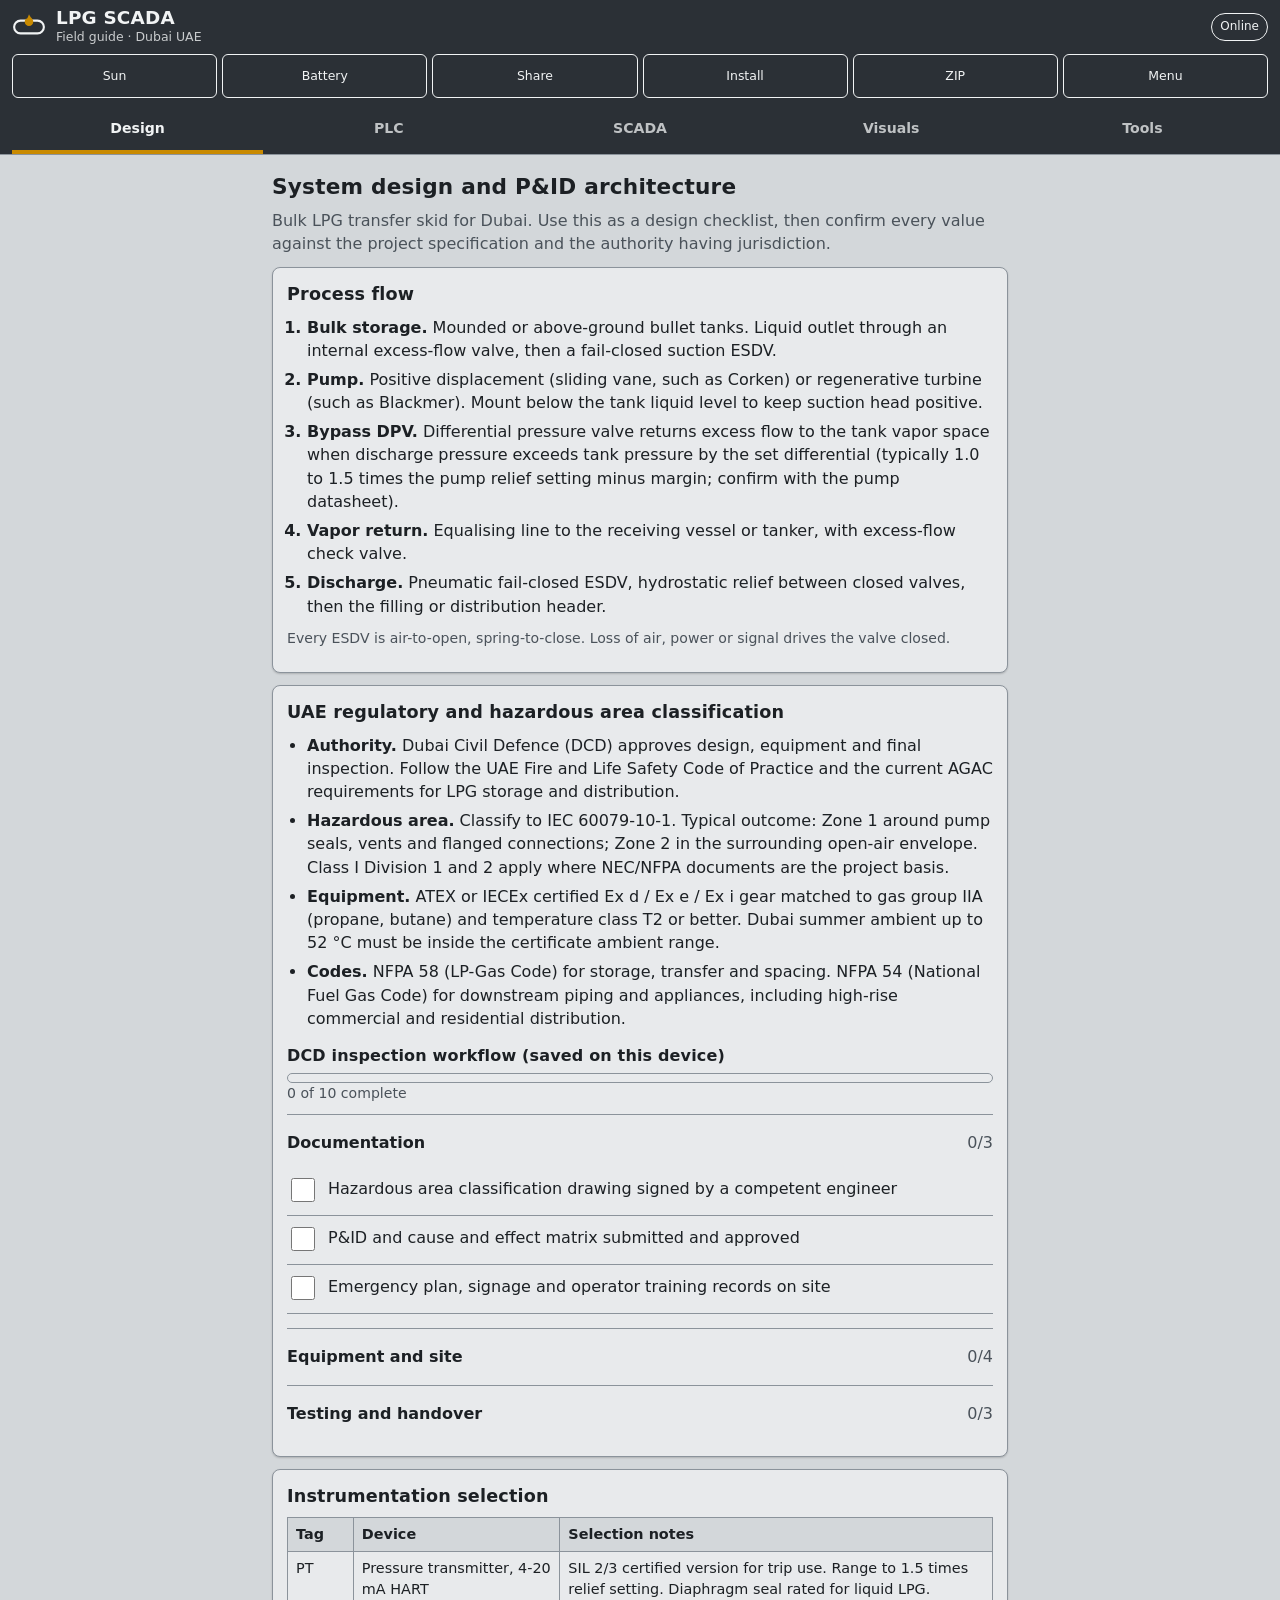
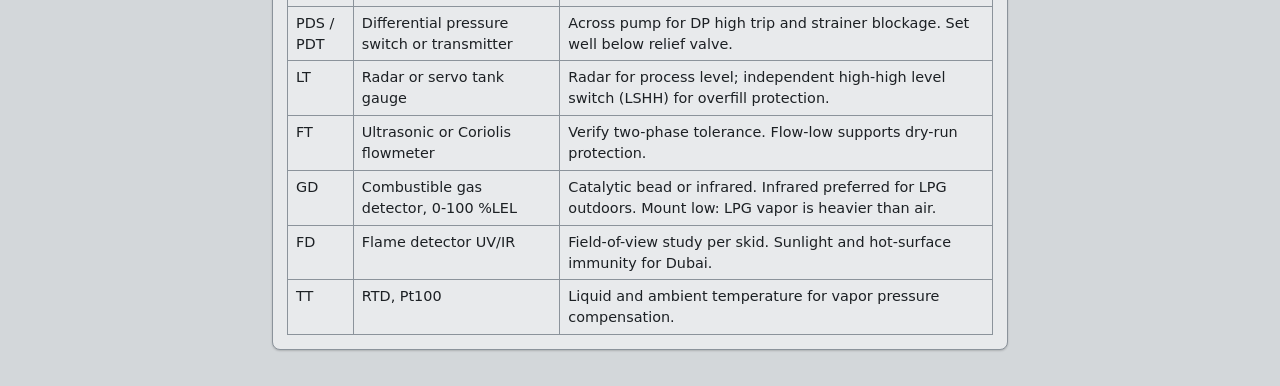
<file: index.html>
<!DOCTYPE html>
<html lang="en">
<head>
<meta charset="utf-8">
<meta name="viewport" content="width=device-width, initial-scale=1, viewport-fit=cover">
<title>LPG Pumping SCADA Field Guide (Dubai, AGAC.ae)</title>
<meta name="description" content="Field engineering, design, instrumentation, PLC logic, and ISA-101 SCADA standards for LPG Pumping systems in Dubai UAE.">
<meta name="theme-color" content="#2b3036">
<link rel="canonical" href="https://githubbest729.github.io/scada-LPG-Pumping-guide/">
<link rel="manifest" href="manifest.webmanifest">
<link rel="icon" href="favicon.ico" sizes="any">
<link rel="icon" href="favicon.svg" type="image/svg+xml">
<link rel="apple-touch-icon" href="apple-touch-icon.png">
<meta name="apple-mobile-web-app-capable" content="yes">
<meta name="mobile-web-app-capable" content="yes">
<meta name="apple-mobile-web-app-status-bar-style" content="black-translucent">
<meta name="apple-mobile-web-app-title" content="LPG SCADA">
<meta property="og:type" content="website">
<meta property="og:url" content="https://githubbest729.github.io/scada-LPG-Pumping-guide/">
<meta property="og:title" content="LPG Pumping SCADA Field Engineering Guide (Dubai - AGAC.ae)">
<meta property="og:description" content="Field engineering, design, instrumentation, PLC logic, and ISA-101 SCADA standards for LPG Pumping systems in Dubai UAE.">
<meta property="og:image" content="https://githubbest729.github.io/scada-LPG-Pumping-guide/images/og-image.png">
<meta name="twitter:card" content="summary_large_image">
<meta name="twitter:title" content="LPG Pumping SCADA Field Engineering Guide (Dubai - AGAC.ae)">
<meta name="twitter:description" content="Field engineering, design, instrumentation, PLC logic, and ISA-101 SCADA standards for LPG Pumping systems in Dubai UAE.">
<meta name="twitter:image" content="https://githubbest729.github.io/scada-LPG-Pumping-guide/images/og-image.png">
<link rel="stylesheet" href="css/styles.css">
</head>
<body>

<header class="top" id="top">
  <div class="top-row">
    <div class="brand">
      <svg class="brand-mark" viewBox="0 0 32 32" aria-hidden="true"><rect x="2" y="10" width="28" height="12" rx="6" fill="none" stroke="currentColor" stroke-width="2"/><path d="M16 4c1 3 4 4 4 7a4 4 0 0 1-8 0c0-1.4.6-2.2 1.2-3C14 9 15 7 16 4z" fill="var(--warn)"/></svg>
      <div><h1>LPG SCADA</h1><p>Field guide &middot; Dubai UAE</p></div>
    </div>
    <span class="badge" id="sync-badge" role="status" aria-live="polite">Online</span>
  </div>
  <div class="actions" role="toolbar" aria-label="Utilities">
    <button type="button" id="btn-sun" aria-pressed="false" title="Direct sunlight mode">Sun</button>
    <button type="button" id="btn-battery" aria-pressed="false" title="Battery saver (AMOLED black)">Battery</button>
    <button type="button" id="btn-share" title="Share this guide">Share</button>
    <button type="button" id="btn-install" title="Install on your device">Install</button>
    <button type="button" id="btn-zip" title="Download project ZIP">ZIP</button>
    <button type="button" id="btn-menu" aria-haspopup="dialog" aria-controls="drawer" title="Standards and quick actions">Menu</button>
  </div>
  <nav class="tabs" role="tablist" aria-label="Guide sections">
    <button role="tab" id="t-design" aria-controls="design" data-tab="design" aria-selected="true">Design</button>
    <button role="tab" id="t-plc" aria-controls="plc" data-tab="plc" aria-selected="false">PLC</button>
    <button role="tab" id="t-scada" aria-controls="scada" data-tab="scada" aria-selected="false">SCADA</button>
    <button role="tab" id="t-visuals" aria-controls="visuals" data-tab="visuals" aria-selected="false">Visuals</button>
    <button role="tab" id="t-tools" aria-controls="tools" data-tab="tools" aria-selected="false">Tools</button>
  </nav>
</header>

<div class="install-banner" id="install-banner" hidden>
  <div id="install-text"></div>
  <div class="row"><button type="button" id="install-go" class="primary">Install app</button><button type="button" id="install-close">Dismiss</button></div>
</div>

<main>
<!-- ============ TAB 1: DESIGN ============ -->
<section id="design" class="panel" role="tabpanel" aria-labelledby="t-design">
  <h2>System design and P&amp;ID architecture</h2>
  <p class="lede">Bulk LPG transfer skid for Dubai. Use this as a design checklist, then confirm every value against the project specification and the authority having jurisdiction.</p>

  <div class="card">
    <h3>Process flow</h3>
    <ol class="flow-list">
      <li><b>Bulk storage.</b> Mounded or above-ground bullet tanks. Liquid outlet through an internal excess-flow valve, then a fail-closed suction ESDV.</li>
      <li><b>Pump.</b> Positive displacement (sliding vane, such as Corken) or regenerative turbine (such as Blackmer). Mount below the tank liquid level to keep suction head positive.</li>
      <li><b>Bypass DPV.</b> Differential pressure valve returns excess flow to the tank vapor space when discharge pressure exceeds tank pressure by the set differential (typically 1.0 to 1.5 times the pump relief setting minus margin; confirm with the pump datasheet).</li>
      <li><b>Vapor return.</b> Equalising line to the receiving vessel or tanker, with excess-flow check valve.</li>
      <li><b>Discharge.</b> Pneumatic fail-closed ESDV, hydrostatic relief between closed valves, then the filling or distribution header.</li>
    </ol>
    <p class="note">Every ESDV is air-to-open, spring-to-close. Loss of air, power or signal drives the valve closed.</p>
  </div>

  <div class="card">
    <h3>UAE regulatory and hazardous area classification</h3>
    <ul>
      <li><b>Authority.</b> Dubai Civil Defence (DCD) approves design, equipment and final inspection. Follow the UAE Fire and Life Safety Code of Practice and the current AGAC requirements for LPG storage and distribution.</li>
      <li><b>Hazardous area.</b> Classify to IEC 60079-10-1. Typical outcome: Zone 1 around pump seals, vents and flanged connections; Zone 2 in the surrounding open-air envelope. Class I Division 1 and 2 apply where NEC/NFPA documents are the project basis.</li>
      <li><b>Equipment.</b> ATEX or IECEx certified Ex d / Ex e / Ex i gear matched to gas group IIA (propane, butane) and temperature class T2 or better. Dubai summer ambient up to 52 &deg;C must be inside the certificate ambient range.</li>
      <li><b>Codes.</b> NFPA 58 (LP-Gas Code) for storage, transfer and spacing. NFPA 54 (National Fuel Gas Code) for downstream piping and appliances, including high-rise commercial and residential distribution.</li>
    </ul>
    <h4>DCD inspection workflow (saved on this device)</h4>
    <div class="progress" aria-hidden="true"><div id="dcd-bar"></div></div>
    <p class="note" id="dcd-count">0 of 10 complete</p>
    <div id="dcd">
      <details class="grp" open><summary>Documentation <span class="gp"></span></summary><ul class="checks">
        <li><label><input type="checkbox" data-k="1"><span>Hazardous area classification drawing signed by a competent engineer</span></label></li>
        <li><label><input type="checkbox" data-k="3"><span>P&amp;ID and cause and effect matrix submitted and approved</span></label></li>
        <li><label><input type="checkbox" data-k="10"><span>Emergency plan, signage and operator training records on site</span></label></li>
      </ul></details>
      <details class="grp"><summary>Equipment and site <span class="gp"></span></summary><ul class="checks">
        <li><label><input type="checkbox" data-k="2"><span>Ex equipment certificates (ATEX/IECEx) match zone, gas group, T-class</span></label></li>
        <li><label><input type="checkbox" data-k="4"><span>Separation distances verified (tank to boundary, buildings, ignition sources)</span></label></li>
        <li><label><input type="checkbox" data-k="5"><span>Fixed gas detectors at pump, manifold and low points; flame detectors covering the skid</span></label></li>
        <li><label><input type="checkbox" data-k="6"><span>Fire water, deluge or cooling system and FAP interface tested</span></label></li>
      </ul></details>
      <details class="grp"><summary>Testing and handover <span class="gp"></span></summary><ul class="checks">
        <li><label><input type="checkbox" data-k="7"><span>Every ESDV stroke-tested, closing time recorded</span></label></li>
        <li><label><input type="checkbox" data-k="8"><span>Loop checks and trip tests witnessed, records signed</span></label></li>
        <li><label><input type="checkbox" data-k="9"><span>Earthing, bonding and lightning protection test certificates</span></label></li>
      </ul></details>
    </div>
  </div>

  <div class="card">
    <h3>Instrumentation selection</h3>
    <div class="scroll"><table>
      <thead><tr><th>Tag</th><th>Device</th><th>Selection notes</th></tr></thead>
      <tbody>
        <tr><td>PT</td><td>Pressure transmitter, 4-20 mA HART</td><td>SIL 2/3 certified version for trip use. Range to 1.5 times relief setting. Diaphragm seal rated for liquid LPG.</td></tr>
        <tr><td>PDS / PDT</td><td>Differential pressure switch or transmitter</td><td>Across pump for DP high trip and strainer blockage. Set well below relief valve.</td></tr>
        <tr><td>LT</td><td>Radar or servo tank gauge</td><td>Radar for process level; independent high-high level switch (LSHH) for overfill protection.</td></tr>
        <tr><td>FT</td><td>Ultrasonic or Coriolis flowmeter</td><td>Verify two-phase tolerance. Flow-low supports dry-run protection.</td></tr>
        <tr><td>GD</td><td>Combustible gas detector, 0-100 %LEL</td><td>Catalytic bead or infrared. Infrared preferred for LPG outdoors. Mount low: LPG vapor is heavier than air.</td></tr>
        <tr><td>FD</td><td>Flame detector UV/IR</td><td>Field-of-view study per skid. Sunlight and hot-surface immunity for Dubai.</td></tr>
        <tr><td>TT</td><td>RTD, Pt100</td><td>Liquid and ambient temperature for vapor pressure compensation.</td></tr>
      </tbody>
    </table></div>
  </div>
</section>

<!-- ============ TAB 2: PLC ============ -->
<section id="plc" class="panel" role="tabpanel" aria-labelledby="t-plc" hidden>
  <h2>PLC / RTU logic and programming</h2>
  <p class="lede">Sequence of operations, ESD cause and effect, and fail-safe pump control code.</p>

  <div class="card">
    <h3>Sequence of operations</h3>
    <ol class="flow-list">
      <li><b>Pre-start permissives.</b> No ESD or FAP signal, no gas Level 1, suction and discharge ESDV open, tank level above low-level permissive, motor overload healthy.</li>
      <li><b>Auto-venting.</b> Open the vapor vent or bleed valve briefly to clear vapor from the pump casing, close, confirm suction pressure is stable.</li>
      <li><b>Start.</b> Command run, wait for motor feedback within 3 s, then supervise DP and flow.</li>
      <li><b>Lead-lag.</b> Alternate the lead pump on each stop. Start the lag pump if flow demand stays unmet. Fail over if one pump is not ready.</li>
      <li><b>Dry-run protection.</b> Trip on low motor current or low flow with run command for longer than the dry-run timer (typically 5 s).</li>
      <li><b>Minimum flow.</b> DPV bypass handles minimum flow. PLC trips the pump if bypass runs for longer than the allowed time with a closed discharge.</li>
    </ol>
  </div>

  <div class="card">
    <h3>Safety interlocks and ESD cause and effect</h3>
    <p class="note">Gas L1 = 20 %LEL alarm. Gas L2 = 40 %LEL trip. Hardwired trips are preferred over network signals. Tap a cause to highlight its row. Tick Tested during field trip tests; the time is saved on this device.</p>
    <div class="scroll ce"><table>
      <thead><tr><th>Cause</th><th>Alarm</th><th>Pump trip</th><th>Suction ESDV</th><th>Discharge ESDV</th><th>Deluge</th><th>FAP</th></tr></thead>
      <tbody>
        <tr><th>GD Level 1 (20 %LEL)</th><td>&#9679;</td><td>&ndash;</td><td>&ndash;</td><td>&ndash;</td><td>&ndash;</td><td>&ndash;</td></tr>
        <tr><th>GD Level 2 (40 %LEL)</th><td>&#9679;</td><td>&#9679;</td><td>&#9679;</td><td>&#9679;</td><td>&ndash;</td><td>&#9679;</td></tr>
        <tr><th>PSHH discharge pressure</th><td>&#9679;</td><td>&#9679;</td><td>&ndash;</td><td>&#9679;</td><td>&ndash;</td><td>&ndash;</td></tr>
        <tr><th>LSLL tank low-low level</th><td>&#9679;</td><td>&#9679;</td><td>&ndash;</td><td>&ndash;</td><td>&ndash;</td><td>&ndash;</td></tr>
        <tr><th>DPSH pump DP high</th><td>&#9679;</td><td>&#9679;</td><td>&ndash;</td><td>&ndash;</td><td>&ndash;</td><td>&ndash;</td></tr>
        <tr><th>Emergency stop PB</th><td>&#9679;</td><td>&#9679;</td><td>&#9679;</td><td>&#9679;</td><td>&ndash;</td><td>&#9679;</td></tr>
        <tr><th>Fire alarm panel (dry contact)</th><td>&#9679;</td><td>&#9679;</td><td>&#9679;</td><td>&#9679;</td><td>&#9679;</td><td>&#9679;</td></tr>
      </tbody>
    </table></div>
  </div>

  <div class="card">
    <h3>Structured text: fail-safe pump control</h3>
    <p class="note">Debounce timers filter noise. Latched first-out fault code holds until the cause has cleared and a valid reset is received.</p>
    <div class="code-head"><b>FB_LpgPumpCtrl</b><button type="button" data-copy="st-pump">Copy</button></div>
    <pre class="code"><code id="st-pump"></code></pre>
    <div class="code-head"><b>FC_LeadLag</b><button type="button" data-copy="st-leadlag">Copy</button></div>
    <pre class="code"><code id="st-leadlag"></code></pre>
  </div>
</section>

<!-- ============ TAB 3: SCADA ============ -->
<section id="scada" class="panel" role="tabpanel" aria-labelledby="t-scada" hidden>
  <h2>SCADA / HMI and alarm philosophy</h2>

  <div class="la" id="la" aria-live="polite">
    <div class="la-top"><span class="la-dot" id="la-dot"></span><b id="la-state">IDLE</b><span id="la-time" class="la-time">--:--</span></div>
    <div class="la-grid">
      <div><small>Differential</small><b id="la-dp">0.0 bar</b></div>
      <div><small>Flow</small><b id="la-flow">0.0 m&sup3;/h</b></div>
      <div><small>ESD</small><b id="la-esd">NORMAL</b></div>
    </div>
    <small class="la-cap">Active pumping monitor. Lock Screen / Dynamic Island style card for iOS.</small>
  </div>

  <div class="card">
    <h3>Live mimic (simulation)</h3>
    <svg id="mimic" viewBox="0 0 360 230" role="img" aria-label="LPG pumping skid mimic">
      <g class="pipes">
        <path id="p-suction" class="pipe" d="M92 120 H150"/>
        <path id="p-disch" class="pipe" d="M190 120 H300"/>
        <path id="p-bypass" class="pipe" d="M215 120 V70 H70 V100"/>
        <path id="p-vapor" class="pipe thin" d="M60 80 V40 H300 V120"/>
      </g>
      <g class="flowlines">
        <path id="f-suction" class="flow" d="M92 120 H150"/>
        <path id="f-disch" class="flow" d="M190 120 H300"/>
        <path id="f-bypass" class="flow bypass" d="M215 120 V70 H70 V100"/>
      </g>
      <rect id="tank" x="20" y="100" width="72" height="50" rx="25" class="eq"/>
      <text x="56" y="130" class="lbl" text-anchor="middle">T-101</text>
      <circle id="pump" cx="170" cy="120" r="20" class="eq"/>
      <text x="170" y="124" class="lbl" text-anchor="middle">P-101</text>
      <rect id="esdv-s" x="118" y="112" width="16" height="16" class="valve"/>
      <text x="126" y="146" class="tag" text-anchor="middle">ESDV-1</text>
      <rect id="esdv-d" x="252" y="112" width="16" height="16" class="valve"/>
      <text x="260" y="146" class="tag" text-anchor="middle">ESDV-2</text>
      <polygon id="dpv" points="215,112 223,120 215,128 207,120" class="valve"/>
      <text x="215" y="144" class="tag" text-anchor="middle">DPV</text>
      <circle cx="150" cy="82" r="13" class="bubble"/><text x="150" y="80" class="tag" text-anchor="middle">PT</text><text x="150" y="90" class="tag" text-anchor="middle">101</text>
      <circle cx="280" cy="82" r="13" class="bubble"/><text x="280" y="80" class="tag" text-anchor="middle">PT</text><text x="280" y="90" class="tag" text-anchor="middle">102</text>
      <circle cx="110" cy="184" r="13" class="bubble"/><text x="110" y="182" class="tag" text-anchor="middle">GD</text><text x="110" y="192" class="tag" text-anchor="middle">101</text>
      <circle cx="30" cy="70" r="13" class="bubble"/><text x="30" y="68" class="tag" text-anchor="middle">LT</text><text x="30" y="78" class="tag" text-anchor="middle">101</text><text x="30" y="52" class="val" text-anchor="middle" id="m-lt">65 %</text>
      <circle cx="190" cy="176" r="13" class="bubble"/><text x="190" y="174" class="tag" text-anchor="middle">PDT</text><text x="190" y="184" class="tag" text-anchor="middle">101</text>
      <text x="150" y="68" class="val" text-anchor="middle" id="m-ps">0.0</text>
      <text x="280" y="68" class="val" text-anchor="middle" id="m-pd">0.0</text>
      <text x="110" y="210" class="val" text-anchor="middle" id="m-gd">0 %LEL</text>
      <text x="300" y="190" class="val" text-anchor="end" id="m-dp">DP 0.0 bar</text>
      <text x="300" y="206" class="val" text-anchor="end" id="m-esd">ESD NORMAL</text>
    </svg>
    <div class="row sim-btns"><button type="button" id="btn-stop">Stop pump</button><button type="button" id="btn-estop" class="danger">E-STOP</button><button type="button" id="btn-remote">Remote start (SCADA)</button></div>
    <div class="slide" id="slide-start" role="button" tabindex="0" aria-label="Slide to start pump, hold 1.5 seconds"><div class="slide-fill"></div><div class="slide-prog"></div><div class="slide-thumb">&rsaquo;</div><span class="slide-text">Slide and hold 1.5 s: Start pump</span></div>
    <div class="slide" id="slide-reset" role="button" tabindex="0" aria-label="Slide to reset ESD, hold 1.5 seconds"><div class="slide-fill"></div><div class="slide-prog"></div><div class="slide-thumb">&rsaquo;</div><span class="slide-text">Slide and hold 1.5 s: ESD reset</span></div>
    <h4>Pump mode: <span id="mode-now">MANUAL</span></h4>
    <div class="seg" id="mode-seg"><button type="button" data-mode="AUTO" aria-pressed="false">Auto</button><button type="button" data-mode="MANUAL" aria-pressed="true">Manual</button><button type="button" data-mode="REMOTE" aria-pressed="false">Remote</button></div>
    <div class="slide" id="slide-mode" role="button" tabindex="0" aria-label="Slide to apply selected mode, hold 1.5 seconds"><div class="slide-fill"></div><div class="slide-prog"></div><div class="slide-thumb">&rsaquo;</div><span class="slide-text" id="mode-label">Select a mode, then slide</span></div>
    <p class="note" id="sim-msg" role="status"></p>
    <h4>Pre-start permissives</h4>
    <ul class="perm" id="perm-list"></ul>
    <div class="sliders">
      <label>Gas reading: <b id="v-lel">0</b> %LEL<input type="range" id="s-lel" min="0" max="100" step="1" value="0"></label>
      <label>Pump DP: <b id="v-dp">7.0</b> bar<input type="range" id="s-dp" min="0" max="12" step="0.1" value="7"></label>
      <label>Tank level: <b id="v-lvl">65</b> %<input type="range" id="s-lvl" min="0" max="100" step="1" value="65"></label>
      <label>Ambient: <b id="v-amb">40</b> &deg;C<input type="range" id="s-amb" min="10" max="60" step="1" value="40"></label>
    </div>
    <canvas id="strip" width="640" height="160" aria-label="Four channel strip chart"></canvas>
    <p class="note legend"><span><i class="ln l1"></i>Suction bar</span><span><i class="ln l2"></i>Discharge bar</span><span><i class="ln l3"></i>Line temp &deg;C</span><span><i class="ln l4"></i>Motor amps</span></p>
  </div>

  <div class="card hud" id="hud"><h3>Transmitter diagnostics HUD (PT-102)</h3><div id="hud-body"></div></div>

  <div class="card">
    <h3>Active alarms</h3>
    <div id="alarm-list" class="alarms"></div>
    <div class="row"><span id="shelf-count" class="note">0 shelved</span><button type="button" id="btn-unshelve">Unshelve all</button></div>
  </div>

  <div class="card">
    <h3>High-performance HMI (ISA-101)</h3>
    <p>The screen is neutral gray. Colour only means something is wrong or needs action. Normal equipment is gray, so abnormal states stand out in bright sunlight.</p>
    <div class="swatches">
      <div><i class="sw s-warn"></i>Amber<br><small>Warning</small></div>
      <div><i class="sw s-alarm"></i>Red<br><small>Danger or trip</small></div>
      <div><i class="sw s-op"></i>Blue<br><small>Operator action</small></div>
      <div><i class="sw s-maint"></i>Cyan<br><small>Maintenance</small></div>
    </div>
  </div>

  <div class="card">
    <h3>Alarm rationalization (ISA-18.2)</h3>
    <div class="scroll"><table>
      <thead><tr><th>Priority</th><th>Shape</th><th>Meaning</th><th>Example</th><th>Response</th></tr></thead>
      <tbody>
        <tr><td>1 Critical</td><td><i class="shp oct"></i></td><td>Immediate action, safety or environment at risk</td><td>Gas L2, PSHH, ESD</td><td>Under 1 min. Cannot be shelved.</td></tr>
        <tr><td>2 High</td><td><i class="shp tri"></i></td><td>Prompt action to avoid a trip</td><td>Gas L1, DPSH, LSLL</td><td>Under 5 min</td></tr>
        <tr><td>3 Advisory</td><td><i class="shp sq"></i></td><td>Maintenance or information</td><td>Transmitter fault, strainer DP</td><td>Next shift</td></tr>
      </tbody>
    </table></div>
    <ul>
      <li><b>Deadband.</b> Clear an alarm only after the value moves back past a deadband (for gas L1: set 20, clear 15 %LEL) to stop chattering.</li>
      <li><b>On-delay.</b> 1 to 3 s on analog alarms removes noise without hiding real events.</li>
      <li><b>Shelving.</b> Operator-initiated, time-limited, logged. Not for Priority 1.</li>
      <li><b>Target rates.</b> Under 6 alarms per operator per hour on average, under 10 in the first 10 minutes of an upset.</li>
    </ul>
  </div>
</section>

<!-- ============ TAB: VISUALS ============ -->
<section id="visuals" class="panel" role="tabpanel" aria-labelledby="t-visuals" hidden>
  <h2>Schematics and diagrams</h2>
  <p class="lede">Interactive field diagrams. Drag the sliders to see how each device responds.</p>
  <div class="card"><h3>Flame and gas detection coverage</h3><p class="sub">Hazardous zones around the manifold and detector response as gas builds.</p><div id="v-fgd"></div></div>
  <div class="card"><h3>Tank strapping and level limits</h3><p class="sub">Gross observed volume for a horizontal bullet tank with alarm limits.</p><div id="v-tank"></div></div>
  <div class="card"><h3>Differential pressure valve cycle</h3><p class="sub">How the bypass opens as discharge pressure rises above tank pressure.</p><div id="v-dpv"></div></div>
  <div class="card"><h3>Pump curve comparator</h3><p class="sub">Two pump types against the same piping, with the live SCADA point.</p><div id="v-qh"></div></div>
  <div class="card"><h3>Cavitation at the impeller</h3><p class="sub">Vapor bubbles appear as NPSH margin falls. 2D view.</p><div id="v-cav"></div></div>
  <div class="card"><h3>Propane and butane vapor-liquid equilibrium</h3><p class="sub">Pressure against composition at a chosen temperature.</p><div id="v-vle"></div></div>
  <div class="card"><h3>Motor control center single-line</h3><p class="sub">Soft starter and VFD feeders with the E-stop loop.</p><div id="v-sld"></div></div>
  <div class="card"><h3>Fail-closed ESDV actuator</h3><p class="sub">Spring, piston and air supply. 2D animated.</p><div id="v-esdv"></div></div>
  <div class="card"><h3>Analog loop check</h3><p class="sub">Test points from supply to PLC input with expected meter readings.</p><div id="v-loop"></div></div>
  <div class="card"><h3>ESD shutdown sequence</h3><p class="sub">Timed closure of valves, pump trip and deluge.</p><div id="v-seq"></div></div>
</section>

<!-- ============ TAB 4: TOOLS ============ -->
<section id="tools" class="panel" role="tabpanel" aria-labelledby="t-tools" hidden>
  <h2>Engineering calculators</h2>
  <p class="lede">Tap a preset to fill the fields. All inputs are limited to realistic physical ranges.</p>

  <div class="card" id="calc-vp">
    <h3>LPG vapor pressure and temperature</h3>
    <p class="sub">How hard the product pushes against the tank at a given temperature.</p>
    <div class="row"><button type="button" data-preset="vp" data-c3="50" data-t="52">Dubai summer, 50/50</button><button type="button" data-preset="vp" data-c3="80" data-t="15">Winter propane mix</button></div>
    <div class="fields">
      <label>Propane in blend (% volume, 0 to 100)<input type="number" inputmode="decimal" id="vp-c3" value="50" min="0" max="100" step="1"></label>
      <label>Liquid temperature (&deg;C, 10.0 to 60.0)<input type="text" inputmode="none" data-keypad id="vp-t" value="52" min="10" max="60" step="0.5"></label>
    </div>
    <div class="result" id="vp-out" aria-live="polite"></div>
  </div>

  <div class="card" id="calc-npsh">
    <h3>Pump NPSH and cavitation margin</h3>
    <p class="sub">Whether the pump gets enough liquid pressure above boiling to avoid vapor bubbles.</p>
    <div class="row"><button type="button" data-preset="npsh" data-c3="50" data-t="52" data-tl="52.3" data-h="3" data-hf="0.5" data-r="0.8">Dubai summer Corken Z3500</button><button type="button" data-preset="npsh" data-c3="80" data-t="18" data-tl="18.1" data-h="2" data-hf="0.4" data-r="0.6">Winter propane mix</button></div>
    <p class="note">Preset NPSHr and piping values are illustrative. Enter the figures from your pump curve and line sizing.</p>
    <div class="fields">
      <label>Propane in blend (% volume)<input type="number" inputmode="decimal" id="np-c3" value="50" min="0" max="100" step="1"></label>
      <label>Tank liquid temperature (&deg;C)<input type="text" inputmode="none" data-keypad id="np-t" value="52" min="10" max="60" step="0.5"></label>
      <label>Pump inlet liquid temperature (&deg;C)<input type="text" inputmode="none" data-keypad id="np-tl" value="52.3" min="10" max="60" step="0.1"></label>
      <label>Liquid head above pump (m)<input type="text" inputmode="none" data-keypad id="np-h" value="3" min="0" max="50" step="0.1"></label>
      <label>Suction line friction loss (m)<input type="text" inputmode="none" data-keypad id="np-hf" value="0.5" min="0" max="50" step="0.1"></label>
      <label>NPSH required, from pump curve (m)<input type="number" inputmode="decimal" id="np-r" value="0.8" min="0" max="20" step="0.1"></label>
      <label>Specific gravity (0.500 to 2.000, blank = auto)<input type="number" inputmode="decimal" id="np-sg" value="" min="0.5" max="2" step="0.001" placeholder="auto"></label>
      <label>Thermal expansion coefficient (0.0001 to 0.0025 per &deg;C)<input type="number" inputmode="decimal" id="np-b" value="0.0020" min="0.0001" max="0.0025" step="0.0001"></label>
    </div>
    <div class="result" id="np-out" aria-live="polite"></div>
  </div>

  <div class="card" id="calc-ma">
    <h3>4-20 mA scaling and loop calibrator</h3>
    <p class="sub">Convert between process value, loop current and PLC raw counts. Type in any field.</p>
    <div class="row"><button type="button" data-preset="ma" data-u="bar" data-l="0" data-h="25" data-v="12.5">Pressure 0-25 bar</button><button type="button" data-preset="ma" data-u="%LEL" data-l="0" data-h="100" data-v="20">Gas 20 %LEL</button><button type="button" data-preset="ma" data-u="%" data-l="0" data-h="100" data-v="65">Tank level</button></div>
    <div class="fields">
      <label>Unit<select id="ma-unit"><option>bar</option><option>mbar</option><option>&deg;C</option><option>%LEL</option><option>%</option></select></label>
      <label>Range low (LRV)<input type="number" inputmode="decimal" id="ma-lrv" value="0" step="any"></label>
      <label>Range high (URV)<input type="number" inputmode="decimal" id="ma-urv" value="25" step="any"></label>
      <label>Process value<input type="number" inputmode="decimal" id="ma-eng" value="12.5" step="any"></label>
      <label>Loop current (mA, 0.00 to 25.00)<input type="number" inputmode="decimal" id="ma-ma" value="12" min="0" max="25" step="0.01"></label>
      <label>PLC raw counts (27648 = 20 mA)<input type="number" inputmode="numeric" id="ma-cnt" value="13824" step="1"></label>
    </div>
    <div class="result" id="ma-out" aria-live="polite"></div>
  </div>

  <p class="foot">Reference tool for qualified engineers. Calculations use an ideal-mixture Antoine model. Always verify against project specifications, manufacturer data, AGAC and Dubai Civil Defence requirements before use in design or commissioning.</p>
</section>
</main>

<div id="scrim" hidden></div>
<aside id="drawer" role="dialog" aria-modal="true" aria-labelledby="drawer-title" hidden>
  <div class="dr-head"><h2 id="drawer-title">Field reference</h2><button type="button" id="drawer-close">Close</button></div>
  <div class="dr-tabs"><button type="button" data-dt="std" aria-selected="true">Standards</button><button type="button" data-dt="quick" aria-selected="false">Quick actions</button></div>
  <div id="dr-std" class="dr-body"></div><div id="dr-quick" class="dr-body" hidden></div>
</aside>
<div id="keypad" role="dialog" aria-label="Number pad" hidden></div>

<script src="js/scada-engine.js"></script>
<script src="js/visuals.js"></script>
<script src="js/panels.js"></script>
<script src="js/zip-export.js"></script>
<script src="js/app.js"></script>
</body>
</html>
</file>
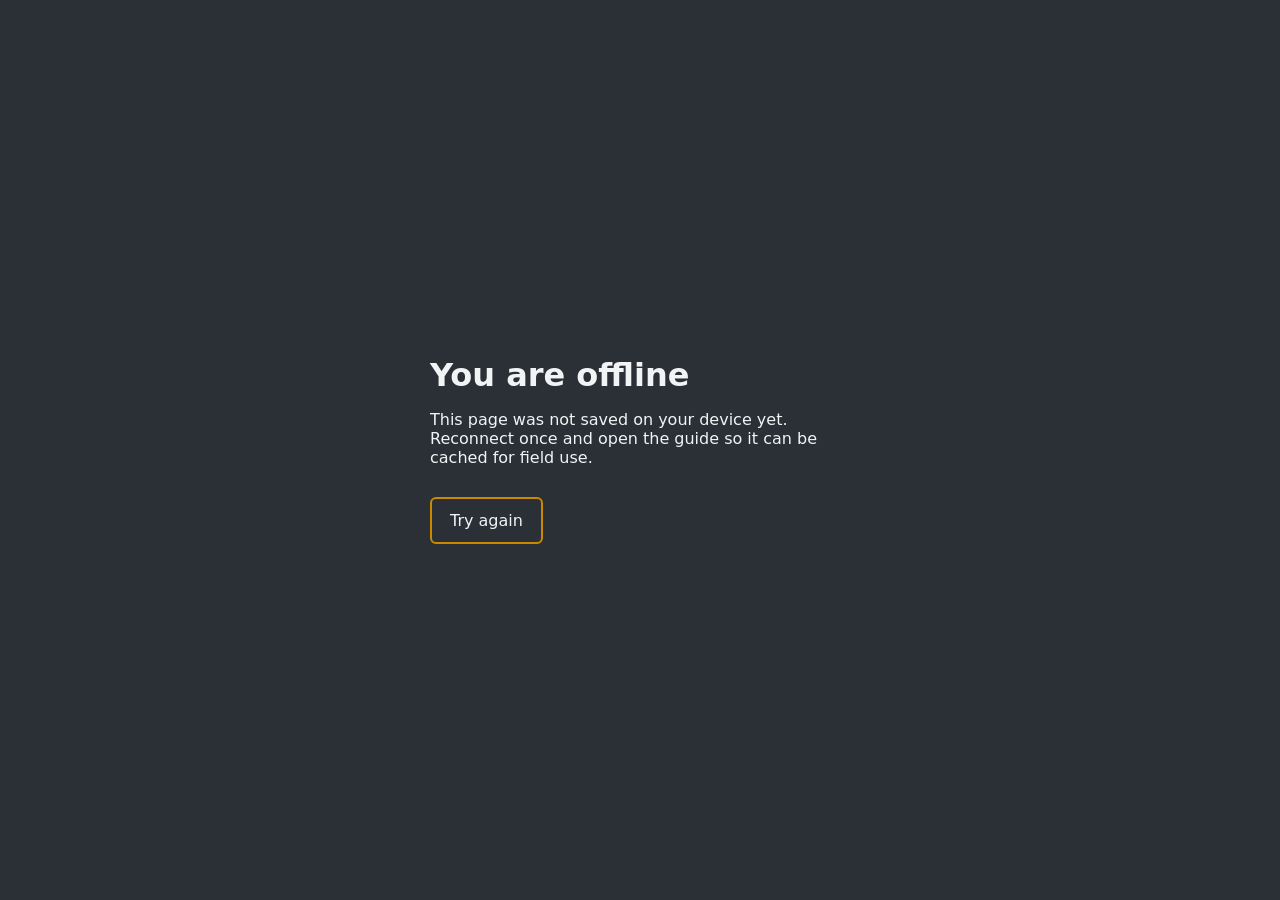
<file: offline.html>
<!DOCTYPE html>
<html lang="en"><head><meta charset="utf-8"><meta name="viewport" content="width=device-width, initial-scale=1, viewport-fit=cover">
<title>Offline - LPG SCADA</title>
<style>body{margin:0;min-height:100vh;display:grid;place-items:center;background:#2b3036;color:#f1f3f4;font-family:Bahnschrift,"DIN Alternate","Arial Narrow",system-ui,sans-serif;padding:env(safe-area-inset-top) 20px env(safe-area-inset-bottom)}
main{max-width:420px}h1{margin:0 0 8px}a{display:inline-block;margin-top:14px;padding:12px 18px;border:2px solid #c98a00;color:#f1f3f4;text-decoration:none;border-radius:6px}</style></head>
<body><main><h1>You are offline</h1><p>This page was not saved on your device yet. Reconnect once and open the guide so it can be cached for field use.</p><a href="./">Try again</a></main></body></html>
</file>
<file: css/styles.css>
:root{
  --bg:#d3d7da;--surface:#e8eaec;--ink:#1c2024;--muted:#4a525a;--line:#8b939b;
  --head:#2b3036;--head-ink:#f1f3f4;--op:#1f5a99;--warn:#c98a00;--orange:#d9661f;--alarm:#c0222b;--maint:#00829a;
  --btn:#f4f5f6;--code-bg:#1d2125;--code-ink:#dfe4e8;--ok:#3d6b45;
  --font:"Bahnschrift","DIN Alternate","DIN 1451","Roboto Condensed","Arial Narrow",system-ui,-apple-system,"Segoe UI",sans-serif;
  --mono:ui-monospace,"SF Mono",Menlo,Consolas,monospace;
  --shadow:0 1px 2px rgba(0,0,0,.18);--bw:1px;
}
html[data-sun="1"]{
  --bg:#fff;--surface:#fff;--ink:#000;--muted:#000;--line:#000;--head:#fff;--head-ink:#000;
  --op:#000;--warn:#000;--orange:#000;--alarm:#000;--maint:#000;--btn:#fff;--code-bg:#fff;--code-ink:#000;--shadow:none;--bw:2px;
}
html[data-battery="1"]{
  --bg:#000;--surface:#000;--ink:#e6e6e6;--muted:#a8a8a8;--line:#3a3a3a;--head:#000;--head-ink:#e6e6e6;
  --op:#ffb000;--warn:#ffb000;--orange:#ff8c1a;--alarm:#ff4a3d;--maint:#2ad4e6;--btn:#0a0a0a;--code-bg:#000;--code-ink:#d6d6d6;--shadow:none;
}
*{box-sizing:border-box}
html{-webkit-text-size-adjust:100%;scroll-padding-top:150px}
body{margin:0;background:var(--bg);color:var(--ink);font-family:var(--font);font-size:16px;line-height:1.45;
  padding-left:env(safe-area-inset-left);padding-right:env(safe-area-inset-right);padding-bottom:calc(24px + env(safe-area-inset-bottom));overflow-x:hidden}
h1,h2,h3,h4{margin:0;font-weight:700;letter-spacing:.01em}
h2{font-size:1.35rem;margin:16px 0 6px}
h3{font-size:1.1rem;margin-bottom:8px}
h4{font-size:1rem;margin:14px 0 6px}
p{margin:0 0 10px}
ul,ol{margin:0 0 10px;padding-left:20px}
li{margin-bottom:6px}
button,input,select{font:inherit;color:inherit}
button{min-height:44px;min-width:44px;padding:8px 12px;background:var(--btn);border:var(--bw) solid var(--line);border-radius:6px;cursor:pointer;touch-action:manipulation}
button:focus-visible,input:focus-visible,select:focus-visible{outline:3px solid var(--op);outline-offset:2px}
button[aria-pressed="true"]{background:var(--ink);color:var(--bg)}
button.primary{border-color:var(--op);color:var(--op);font-weight:700}
button.danger{background:var(--alarm);border-color:var(--alarm);color:#fff;font-weight:700}
html[data-sun="1"] button.danger{background:#000;color:#fff}

/* header */
.top{position:sticky;top:0;z-index:20;background:var(--head);color:var(--head-ink);padding:calc(8px + env(safe-area-inset-top)) 12px 0;border-bottom:var(--bw) solid var(--line)}
html[data-sun="1"] .top{border-bottom-width:2px}
.top-row{display:flex;align-items:center;justify-content:space-between;gap:8px}
.brand{display:flex;align-items:center;gap:10px;min-width:0}
.brand-mark{width:34px;height:34px;flex:none}
.brand h1{font-size:1.15rem;line-height:1.1}
.brand p{font-size:.78rem;margin:0;opacity:.8}
.badge{font-size:.75rem;padding:4px 8px;border:var(--bw) solid currentColor;border-radius:99px;white-space:nowrap}
.badge.off{background:var(--warn);color:#000;border-color:var(--warn)}
.actions{display:grid;grid-template-columns:repeat(6,1fr);gap:5px;margin:8px 0}
.actions button{padding:6px 2px;font-size:.78rem;background:transparent;color:inherit;border-color:currentColor}
.actions button[aria-pressed="true"]{background:var(--head-ink);color:var(--head)}
.tabs{display:grid;grid-template-columns:repeat(5,1fr)}
.tabs button{border:0;border-radius:0;background:transparent;color:inherit;min-height:48px;font-weight:700;font-size:.88rem;padding:8px 2px;border-bottom:4px solid transparent;opacity:.75}
.tabs button[aria-selected="true"]{opacity:1;border-bottom-color:var(--warn)}
html[data-sun="1"] .tabs button[aria-selected="true"]{border-bottom-color:#000}

.install-banner{margin:8px 12px 0;padding:10px 12px;border:var(--bw) solid var(--op);background:var(--surface);border-radius:6px}
.install-banner[hidden]{display:none}
.install-banner ol{margin:6px 0 8px}

main{max-width:760px;margin:0 auto;padding:0 12px}
.panel[hidden]{display:none}
.lede{color:var(--muted)}
.card{background:var(--surface);border:var(--bw) solid var(--line);border-radius:8px;padding:14px;margin:12px 0;box-shadow:var(--shadow)}
.note{font-size:.88rem;color:var(--muted)}
.sub{font-size:.95rem;color:var(--muted);margin-bottom:8px}
.foot{font-size:.82rem;color:var(--muted);margin:16px 0}
.row{display:flex;flex-wrap:wrap;gap:8px;align-items:center;margin:8px 0}
.scroll{overflow-x:auto;max-width:100%;-webkit-overflow-scrolling:touch}
table{border-collapse:collapse;width:100%;font-size:.9rem}
th,td{border:var(--bw) solid var(--line);padding:6px 8px;text-align:left;vertical-align:top}
thead th{background:var(--bg)}
.ce table{min-width:560px}
.ce td{text-align:center}
.ce tbody th{position:sticky;left:0;background:var(--surface);min-width:140px;z-index:1}
.ce thead th:first-child{position:sticky;left:0;z-index:2}
.flow-list li::marker{font-weight:700}

/* checklist */
.checks{list-style:none;padding:0}
.checks li{margin:0}
.checks label{display:flex;gap:10px;align-items:flex-start;padding:10px 0;border-bottom:var(--bw) solid var(--line);min-height:48px}
.checks input{width:24px;height:24px;flex:none;margin-top:1px}
.progress{height:10px;border:var(--bw) solid var(--line);border-radius:6px;overflow:hidden}
.progress div{height:100%;width:0;background:var(--op)}
html[data-sun="1"] .progress div{background:#000}

/* code */
.code-head{display:flex;justify-content:space-between;align-items:center;margin-top:10px}
pre.code{margin:6px 0;padding:12px;background:var(--code-bg);color:var(--code-ink);border:var(--bw) solid var(--line);border-radius:6px;overflow-x:auto;font-family:var(--mono);font-size:.78rem;line-height:1.4;max-width:100%}
html[data-sun="1"] pre.code{border-width:2px}

/* live activity card */
.la{margin:12px 0;padding:14px 16px;background:#000;color:#f2f2f2;border-radius:28px;border:var(--bw) solid var(--line)}
.la-top{display:flex;align-items:center;gap:8px;font-size:1.05rem}
.la-dot{width:12px;height:12px;border-radius:50%;background:#777}
.la.run .la-dot{background:#30d158;animation:pulse 1s infinite}
.la.trip .la-dot{background:#ff453a}
.la-time{margin-left:auto;font-size:.8rem;opacity:.7}
.la-grid{display:grid;grid-template-columns:repeat(3,1fr);gap:8px;margin:10px 0 6px}
.la-grid small{display:block;opacity:.65;font-size:.72rem}
.la-grid b{font-size:1.05rem}
.la-cap{opacity:.55;font-size:.72rem}
@keyframes pulse{50%{opacity:.35}}

/* mimic */
#mimic{width:100%;height:auto;max-height:340px;background:var(--bg);border:var(--bw) solid var(--line);border-radius:6px}
#mimic .pipe{fill:none;stroke:var(--line);stroke-width:5}
#mimic .pipe.thin{stroke-width:2;stroke-dasharray:3 3}
#mimic .flow{fill:none;stroke:var(--op);stroke-width:2;stroke-dasharray:6 8;opacity:0}
#mimic .flow.on{opacity:1;animation:dash .8s linear infinite}
#mimic .flow.bypass.on{stroke:var(--warn)}
@keyframes dash{to{stroke-dashoffset:-14}}
#mimic .eq{fill:var(--surface);stroke:var(--ink);stroke-width:2}
#mimic .eq.run{fill:var(--ok)}
#mimic .eq.trip{fill:var(--alarm)}
#mimic .valve{fill:var(--surface);stroke:var(--ink);stroke-width:2}
#mimic .valve.open{fill:var(--ink)}
#mimic .valve.shut{fill:var(--alarm);stroke:var(--alarm)}
#mimic .bubble{fill:var(--surface);stroke:var(--ink);stroke-width:1.5}
#mimic .lbl{font:700 9px var(--font);fill:var(--ink)}
#mimic .eq.run+.lbl,#mimic .eq.trip+.lbl{fill:#fff}
#mimic .tag{font:8px var(--font);fill:var(--ink)}
#mimic .val{font:700 10px var(--font);fill:var(--ink)}
#mimic .val.warn{fill:var(--warn)}
#mimic .val.alarm{fill:var(--alarm)}
html[data-battery="1"] .flow.on,html[data-battery="1"] .la-dot{animation:none!important}
html[data-battery="1"] *{backdrop-filter:none!important}
@media (prefers-reduced-motion:reduce){#mimic .flow.on,.la.run .la-dot{animation:none}}

.sim-btns button{flex:1 1 140px}
.hold{position:relative;overflow:hidden}
.hold-fill{position:absolute;left:0;top:0;bottom:0;width:0;background:var(--op);opacity:.35;pointer-events:none}
.hold-text{position:relative}
.perm{list-style:none;padding:0;font-size:.92rem}
.perm li{margin-bottom:3px}
.perm .ok::before{content:"\2713  ";color:var(--ok);font-weight:700}
.perm .no::before{content:"\2717  ";color:var(--alarm);font-weight:700}
.sliders{display:grid;gap:10px;margin:12px 0}
.sliders label{display:block;font-size:.92rem}
.sliders input[type=range]{width:100%;min-height:40px}
#strip{width:100%;height:auto;border:var(--bw) solid var(--line);border-radius:6px;background:var(--bg)}

/* alarms */
.alarms{display:grid;gap:6px;margin-bottom:8px}
.alarm{display:flex;gap:10px;align-items:center;padding:8px 10px;border:var(--bw) solid var(--line);border-left-width:6px;border-radius:4px;background:var(--bg)}
.alarm.p1{border-left-color:var(--alarm)}
.alarm.p2{border-left-color:var(--warn)}
.alarm.p3{border-left-color:var(--maint)}
.alarm .tx{flex:1;min-width:0}
.alarm small{display:block;color:var(--muted)}
.alarm button{min-height:36px;font-size:.82rem}
.none{padding:10px;color:var(--muted)}
.shp{display:inline-block;width:18px;height:18px;background:var(--muted);vertical-align:middle;flex:none}
.shp.oct{background:var(--alarm);clip-path:polygon(30% 0,70% 0,100% 30%,100% 70%,70% 100%,30% 100%,0 70%,0 30%)}
.shp.tri{background:var(--warn);clip-path:polygon(50% 0,100% 100%,0 100%)}
.shp.sq{background:var(--maint)}
html[data-sun="1"] .shp{background:#000}
.swatches{display:grid;grid-template-columns:repeat(4,1fr);gap:8px;text-align:center;font-size:.85rem}
.sw{display:block;height:34px;border:var(--bw) solid var(--line);margin-bottom:4px;border-radius:4px}
.s-warn{background:var(--warn)}.s-alarm{background:var(--alarm)}.s-op{background:var(--op)}.s-maint{background:var(--maint)}

/* calculators */
.fields{display:grid;grid-template-columns:1fr;gap:10px;margin:10px 0}
@media(min-width:560px){.fields{grid-template-columns:1fr 1fr}}
.fields label{display:block;font-size:.9rem}
.fields input,.fields select{display:block;width:100%;min-height:46px;margin-top:3px;padding:8px 10px;background:var(--btn);border:var(--bw) solid var(--line);border-radius:6px;font-size:1rem}
.result{margin-top:10px;padding:12px;border:2px solid var(--line);border-radius:6px;background:var(--bg)}
.result .big{font-size:1.5rem;font-weight:700;line-height:1.2}
.result dl{display:grid;grid-template-columns:1fr auto;gap:2px 12px;margin:8px 0 0}
.result dt{color:var(--muted)}.result dd{margin:0;text-align:right;font-weight:700}
.status{display:inline-block;margin-top:8px;padding:4px 10px;border-radius:4px;font-weight:700;border:var(--bw) solid var(--line)}
.status.ok{background:var(--ok);color:#fff}
.status.warn{background:var(--warn);color:#000}
.status.fault{background:var(--alarm);color:#fff}
html[data-sun="1"] .status{background:#fff!important;color:#000!important;border:2px solid #000}

/* ---- v1.1 additions ---- */
.top,.kp-open{--kp:0}
body.kp-open{padding-bottom:calc(300px + env(safe-area-inset-bottom))}
.grp{border-top:var(--bw) solid var(--line);padding:4px 0}
.grp summary{min-height:48px;display:flex;align-items:center;gap:8px;font-weight:700;cursor:pointer}
.gp{margin-left:auto;font-weight:400;color:var(--muted)}
.checks li{display:block}
.checks .ts{display:block;margin:-4px 0 8px 34px;color:var(--ok);font-size:.78rem}
html[data-sun="1"] .checks .ts{color:#000}
.checks label span{flex:1}
.ce{max-height:62vh;overflow:auto}
.ce thead th{position:sticky;top:0;z-index:3;background:var(--bg)}
.ce thead th:first-child{z-index:4}
.ce tbody th{cursor:pointer}
.ce tr.sel>*{outline:3px solid var(--op);outline-offset:-3px}
.ce tr.tested>td:last-child{background:var(--bg)}
.ce td input{width:22px;height:22px}
.ce .ts{display:block;font-size:.7rem;color:var(--muted)}

/* slide to confirm */
.slide{position:relative;height:56px;margin:8px 0;border:var(--bw) solid var(--line);border-radius:28px;background:var(--btn);overflow:hidden;user-select:none;-webkit-user-select:none}
.slide-fill{position:absolute;left:0;top:0;bottom:0;width:0;background:var(--op);opacity:.3}
.slide-prog{position:absolute;left:0;bottom:0;height:5px;width:0;background:var(--op)}
.slide.arming .slide-prog{animation:prog 1.5s linear forwards}
@keyframes prog{to{width:100%}}
.slide-thumb{position:absolute;left:3px;top:3px;width:48px;height:48px;border-radius:50%;background:var(--ink);color:var(--bg);display:grid;place-items:center;font-size:1.6rem;font-weight:700;touch-action:none;cursor:grab;z-index:2}
.slide-text{position:absolute;inset:0;display:grid;place-items:center;padding:0 60px;text-align:center;font-weight:700;font-size:.92rem;pointer-events:none}
.slide:focus-visible{outline:3px solid var(--op);outline-offset:2px}
.seg{display:grid;grid-template-columns:repeat(3,1fr);gap:6px;margin:6px 0}

/* alarm levels (amber, orange, flashing red) */
.alarm.lvl1{border-left-color:var(--warn)}
.alarm.lvl2{border-left-color:var(--orange)}
.alarm.lvl3{border-left-color:var(--alarm);animation:flash 1s steps(2,jump-none) infinite}
@keyframes flash{50%{background:color-mix(in srgb,var(--alarm) 22%,var(--bg))}}
html[data-battery="1"] .alarm.lvl3,html[data-sun="1"] .alarm.lvl3{animation:none}
@media (prefers-reduced-motion:reduce){.alarm.lvl3{animation:none}}
#mimic .flow.hi{stroke:var(--warn)}
.legend{display:flex;flex-wrap:wrap;gap:4px 14px}
.legend .ln{display:inline-block;width:26px;height:0;border-top:3px solid var(--ink);vertical-align:middle;margin-right:5px}
.legend .l1{border-top:2px solid var(--muted)}.legend .l2{border-top:4px solid var(--ink)}.legend .l3{border-top:3px dashed var(--op)}.legend .l4{border-top:3px dotted var(--warn)}

/* diagnostics HUD (glass) */
.hud{background:linear-gradient(135deg,rgba(31,90,153,.35),rgba(0,130,154,.25)),var(--surface);position:relative}
.hud-cols{display:grid;grid-template-columns:1fr 1fr;gap:10px}
.hud-cols>div{padding:10px;border-radius:12px;border:var(--bw) solid rgba(255,255,255,.35);background:rgba(255,255,255,.18);-webkit-backdrop-filter:blur(16px);backdrop-filter:blur(16px)}
.hud-big{font-size:1.4rem;font-weight:700}
.hud dl{display:grid;grid-template-columns:1fr auto;gap:2px 8px;margin:6px 0 0;font-size:.82rem}
.hud dd{margin:0;font-weight:700;text-align:right}
.hud .row{margin-top:10px}.hud .row button{flex:1;min-height:52px}
html[data-sun="1"] .hud{background:#fff}html[data-sun="1"] .hud-cols>div{background:#fff;backdrop-filter:none;-webkit-backdrop-filter:none;border:2px solid #000}
html[data-battery="1"] .hud{background:#000}html[data-battery="1"] .hud-cols>div{backdrop-filter:none;-webkit-backdrop-filter:none;background:#000;border-color:#3a3a3a}
@media(max-width:420px){.hud-cols{grid-template-columns:1fr}}

/* visuals */
.vz{width:100%;height:auto;display:block;background:var(--bg);border:var(--bw) solid var(--line);border-radius:6px}
.vs{display:block;margin:10px 0;font-size:.92rem}
.vs input[type=range]{width:100%;min-height:40px}
.vs input[type=search],.vs input[type=text]{display:block;width:100%;min-height:46px;margin-top:3px;padding:8px 10px;background:var(--btn);border:var(--bw) solid var(--line);border-radius:6px}
.two{display:grid;grid-template-columns:1fr;gap:12px}
@media(min-width:640px){.two{grid-template-columns:1fr 1fr}}
.vz .tg{font:8px var(--font);fill:var(--ink)}
.vz .pipe{fill:none;stroke:var(--line);stroke-width:6}
.vz .zone{fill:none;stroke:var(--ink)}.vz .z0{stroke-width:3}.vz .z1{stroke-width:2;stroke-dasharray:8 5}.vz .z2{stroke-width:2;stroke-dasharray:2 5}
.vz .plume{fill:var(--warn)}
.vz .cone{fill:var(--maint);opacity:.2}
.vz .gdx{fill:var(--surface);stroke:var(--ink);stroke-width:2}.vz .gdx.l1{fill:var(--warn)}.vz .gdx.l2{fill:var(--alarm)}
.vz .liq{fill:var(--op);opacity:.55}.vz .lim{stroke:var(--ink);stroke-width:1;stroke-dasharray:4 3}
.vz .fd line{stroke:var(--ink);stroke-width:2}.vz .fd rect,.vz .fd circle{stroke:var(--ink);stroke-width:2}
.vz .fd.dead line,.vz .fd.dead rect,.vz .fd.dead circle{stroke:var(--muted);stroke-dasharray:4 4}
.vz .bx{fill:var(--surface);stroke:var(--ink);stroke-width:2}
.vz .tp{fill:var(--bg);stroke:var(--ink);stroke-width:2;cursor:pointer}.vz .tp.on{fill:var(--warn)}
.vz .sqb{fill:var(--bg);stroke:var(--line);stroke-width:1}.vz .sqb.act{fill:var(--warn)}.vz .sqb.done{fill:var(--ink)}
.vz .flow{stroke:var(--op);stroke-width:2;stroke-dasharray:6 8;animation:dash .8s linear infinite}
.spin{transform-box:fill-box;transform-origin:center;animation:spin 2.5s linear infinite}
@keyframes spin{to{transform:rotate(360deg)}}
html[data-battery="1"] .spin,html[data-battery="1"] .vz .flow,html[data-battery="1"] .alarm{animation:none}
@media (prefers-reduced-motion:reduce){.spin,.vz .flow{animation:none}}

/* drawer */
#scrim{position:fixed;inset:0;background:rgba(0,0,0,.5);z-index:40}
#scrim[hidden],#drawer[hidden],#keypad[hidden]{display:none}
#drawer{position:fixed;top:0;right:0;bottom:0;width:min(92vw,420px);z-index:41;background:var(--surface);color:var(--ink);border-left:var(--bw) solid var(--line);padding:calc(10px + env(safe-area-inset-top)) 14px calc(14px + env(safe-area-inset-bottom));display:flex;flex-direction:column;overflow:hidden}
.dr-head{display:flex;justify-content:space-between;align-items:center}.dr-head h2{margin:0}
.dr-tabs{display:grid;grid-template-columns:1fr 1fr;margin:10px 0}
.dr-tabs button{border-radius:0;font-weight:700}.dr-tabs button[aria-selected="true"]{background:var(--ink);color:var(--bg)}
.dr-body{overflow-y:auto;flex:1;-webkit-overflow-scrolling:touch}.dr-body[hidden]{display:none}
.std{padding:8px 0;border-bottom:var(--bw) solid var(--line)}.std p{margin:2px 0 0;font-size:.9rem;color:var(--muted)}
.qa{padding:10px 0;border-bottom:var(--bw) solid var(--line)}.qa[hidden]{display:none}
.chk{display:flex;gap:10px;align-items:center;min-height:44px}.chk input{width:22px;height:22px}
.ct{display:flex;gap:10px;align-items:center;justify-content:space-between;min-height:44px;border-bottom:var(--bw) solid var(--line)}
.ct a{font-weight:700;color:var(--op)}.ct button{min-height:36px;font-size:.8rem}

/* keypad */
#keypad{position:fixed;left:0;right:0;bottom:0;z-index:60;background:var(--surface);border-top:2px solid var(--ink);padding:10px 12px calc(10px + env(safe-area-inset-bottom));max-width:520px;margin:0 auto}
.kp-head{display:flex;justify-content:space-between;gap:10px;font-size:.95rem;margin-bottom:6px}.kp-head b{font-size:1.2rem}
.kp-grid{display:grid;grid-template-columns:repeat(3,1fr);gap:6px}
.kp-grid button,.kp-row button{min-height:52px;font-size:1.25rem;font-weight:700}
.kp-row{display:grid;grid-template-columns:1fr 1fr 1.4fr;gap:6px;margin-top:6px}.kp-row button{font-size:1rem}
</file>
